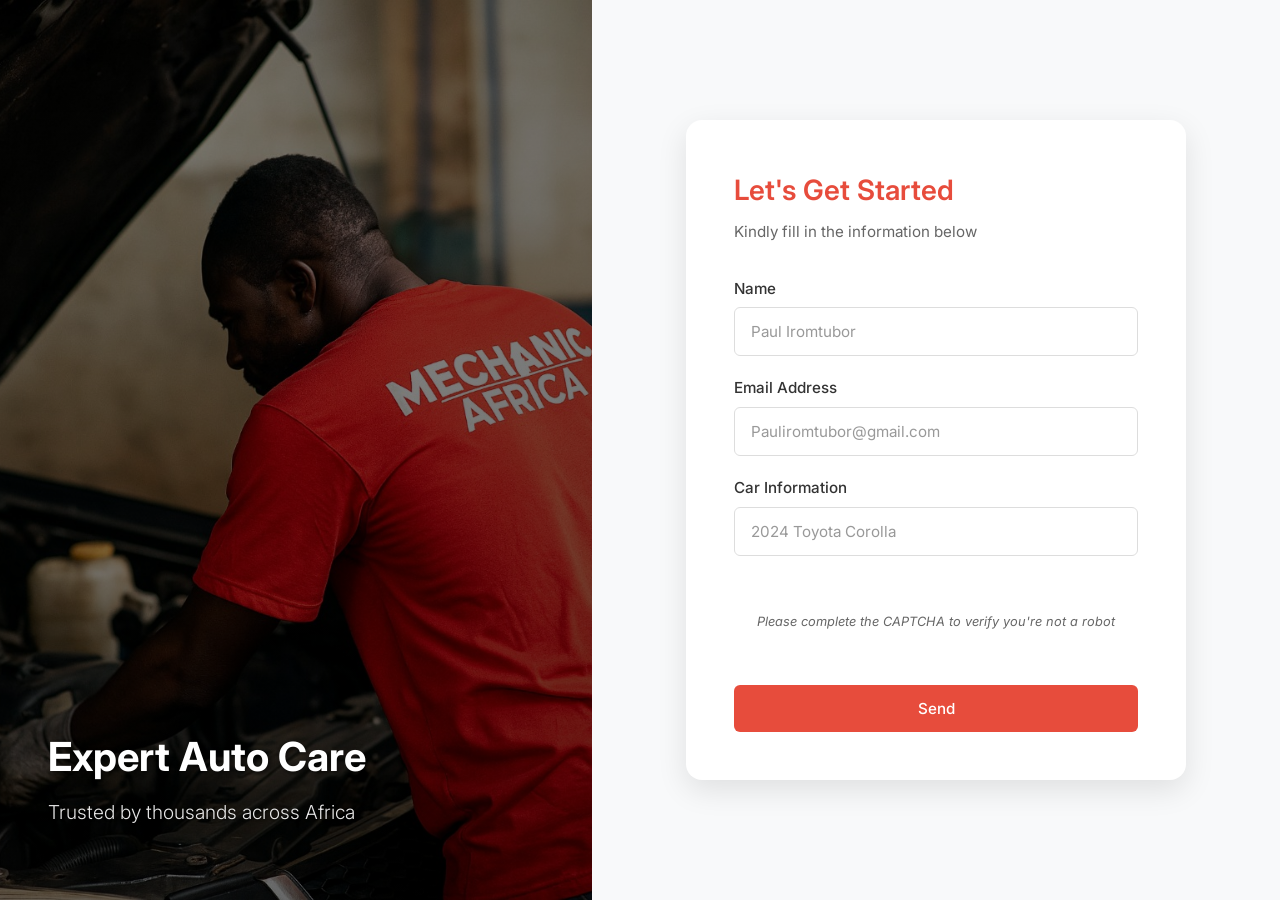
<file: index.html>
<!DOCTYPE html>
<html lang="en">
<head>
    <meta charset="UTF-8">
    <meta name="viewport" content="width=device-width, initial-scale=1.0">
    <title>Mechanic Africa - Professional Auto Services</title>
    <link rel="stylesheet" href="styles.css?v=3">
    <link rel="preconnect" href="https://fonts.googleapis.com">
    <link rel="preconnect" href="https://fonts.gstatic.com" crossorigin>
    <link href="https://fonts.googleapis.com/css2?family=Inter:wght@300;400;500;600;700&display=swap" rel="stylesheet">
    <!-- Google reCAPTCHA -->
    <script src="https://www.google.com/recaptcha/api.js" async defer></script>
</head>
<body>
    <div class="container">
        <!-- Left Side - Image -->
        <div class="image-section">
            <img src="mechanic-africa.jpeg" alt="Mechanic Africa - Professional Auto Services" class="hero-image">
            <div class="image-overlay">
                <div class="overlay-content">
                    <h2>Expert Auto Care</h2>
                    <p>Trusted by thousands across Africa</p>
                </div>
            </div>
        </div>

        <!-- Right Side - Form -->
        <div class="content-section">
            <div class="form-container">
                <h2 class="form-title">Let's Get Started</h2>
                <p class="form-subtitle">Kindly fill in the information below</p>
                
                <form class="contact-form" id="contactForm">
                    <div class="form-group">
                        <label for="name">Name</label>
                        <input type="text" id="name" name="name" placeholder="Paul Iromtubor" required>
                    </div>
                    
                    <div class="form-group">
                        <label for="email">Email Address</label>
                        <input type="email" id="email" name="email" placeholder="Pauliromtubor@gmail.com" required>
                    </div>
                    
                    <div class="form-group">
                        <label for="car">Car Information</label>
                        <input type="text" id="car" name="car" placeholder="2024 Toyota Corolla" required>
                    </div>
                    
                    <!-- reCAPTCHA -->
                    <div class="form-group captcha-group">
                        <div class="g-recaptcha" data-sitekey="6LcXXXXXXXXXXXXXXXXXXXXXXXXXXXXXXXXXXXXX"></div>
                        <div class="captcha-note">
                            <small>Please complete the CAPTCHA to verify you're not a robot</small>
                        </div>
                    </div>
                    
                    <button type="submit" class="submit-btn">Send</button>
                </form>
            </div>
        </div>
    </div>
    <script src="script.js?v=4"></script>
</body>
</html>
</file>
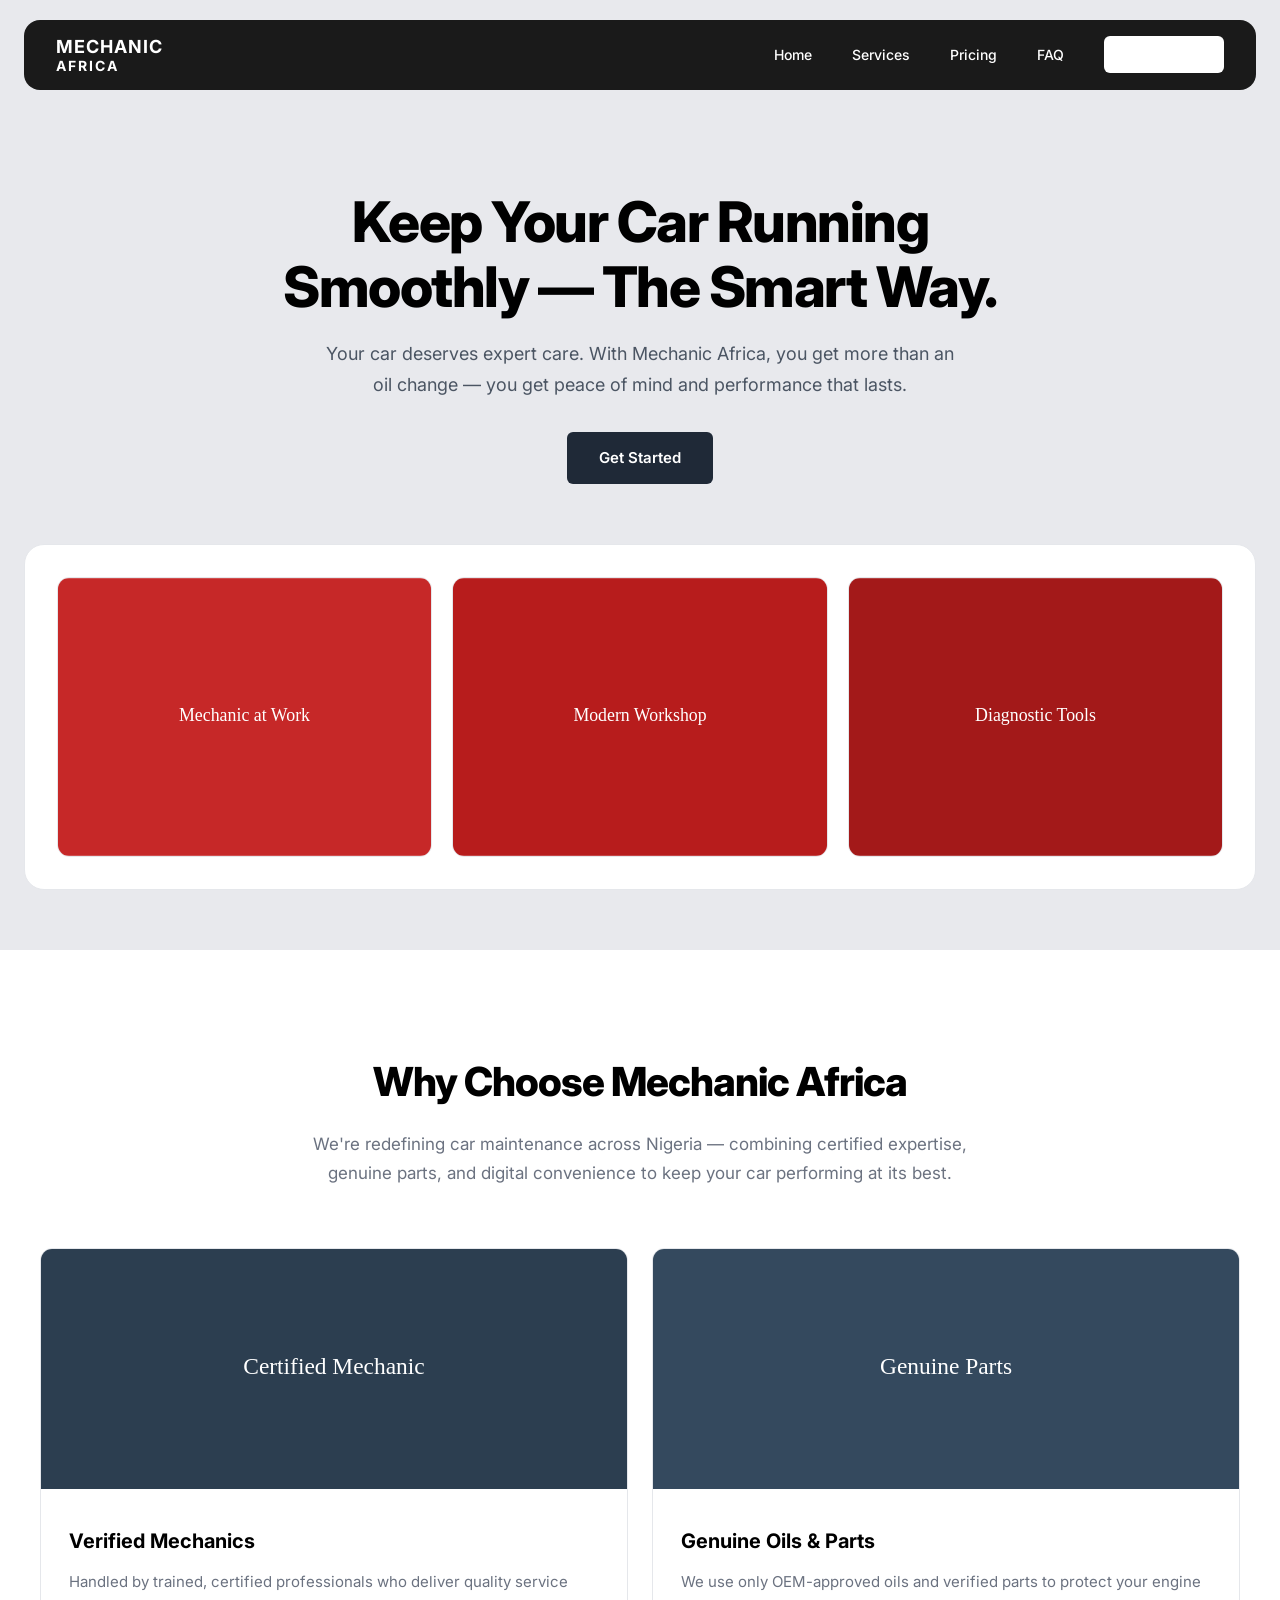
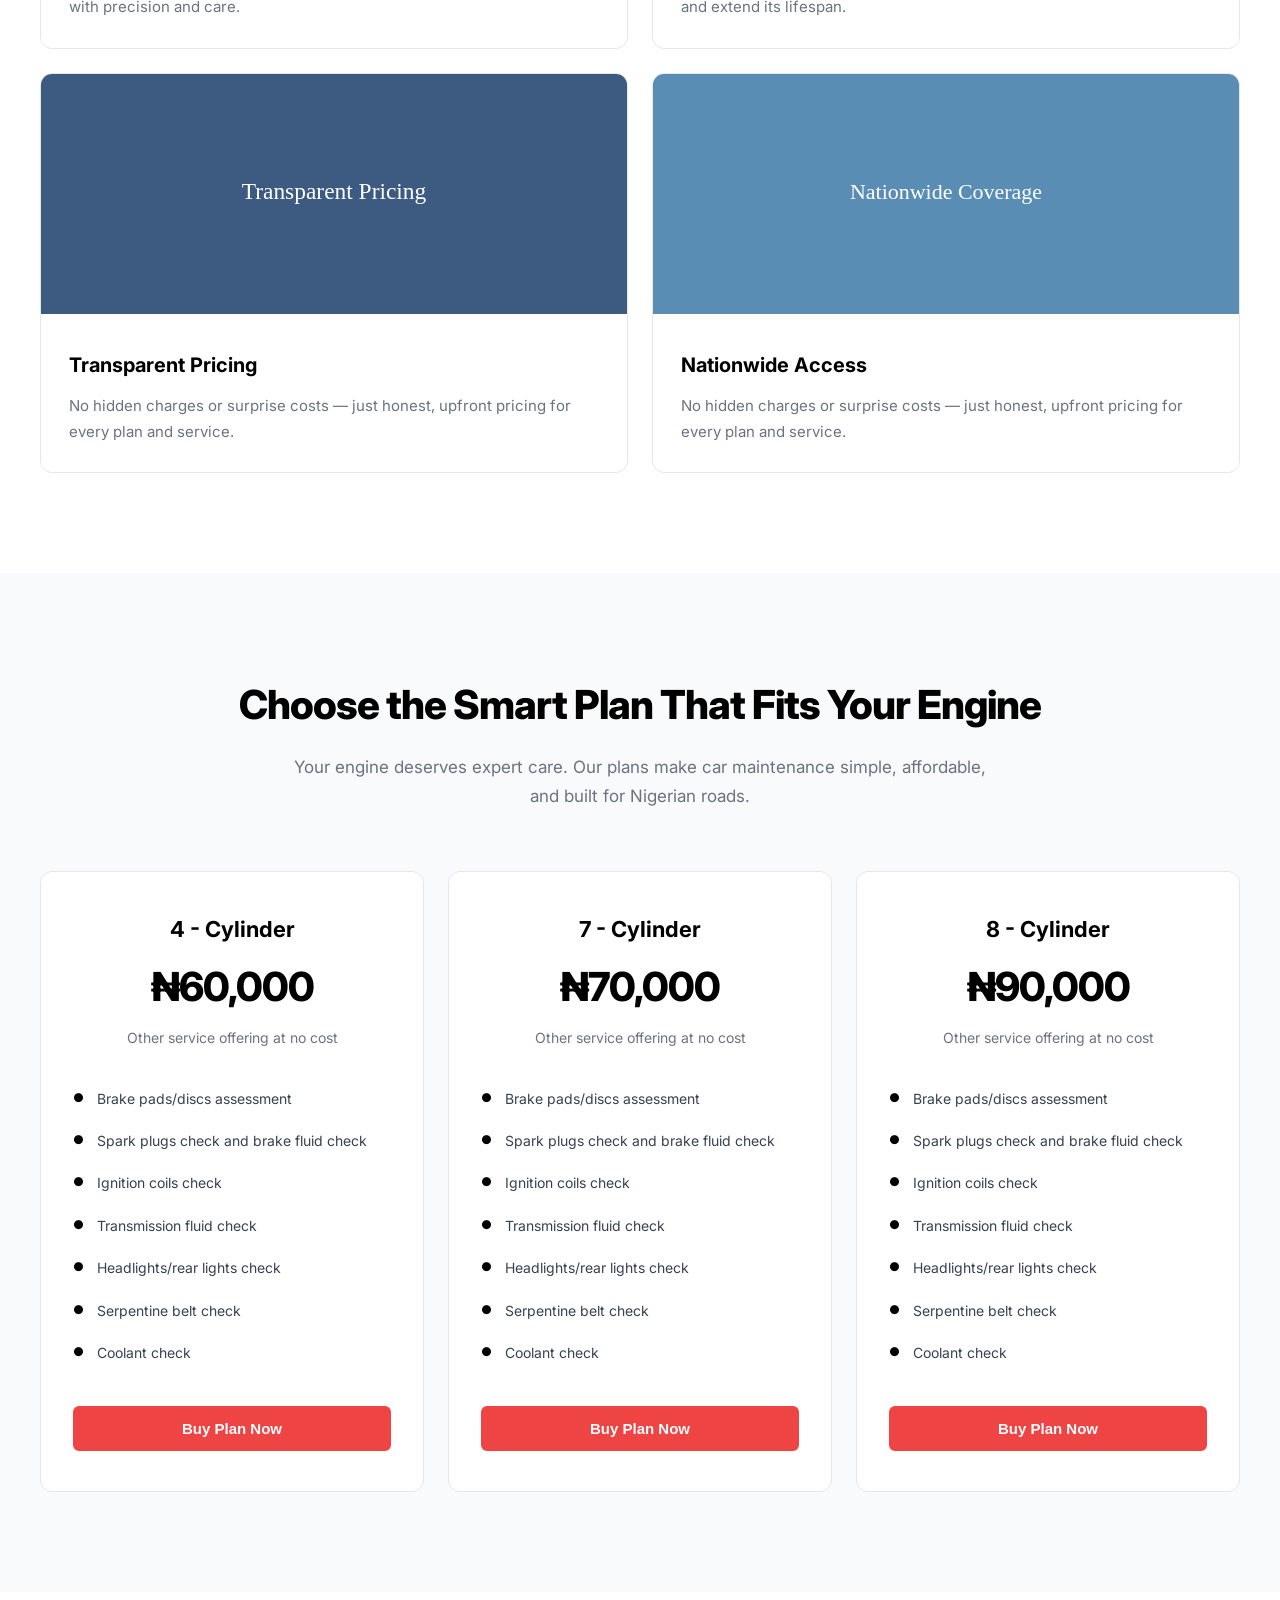
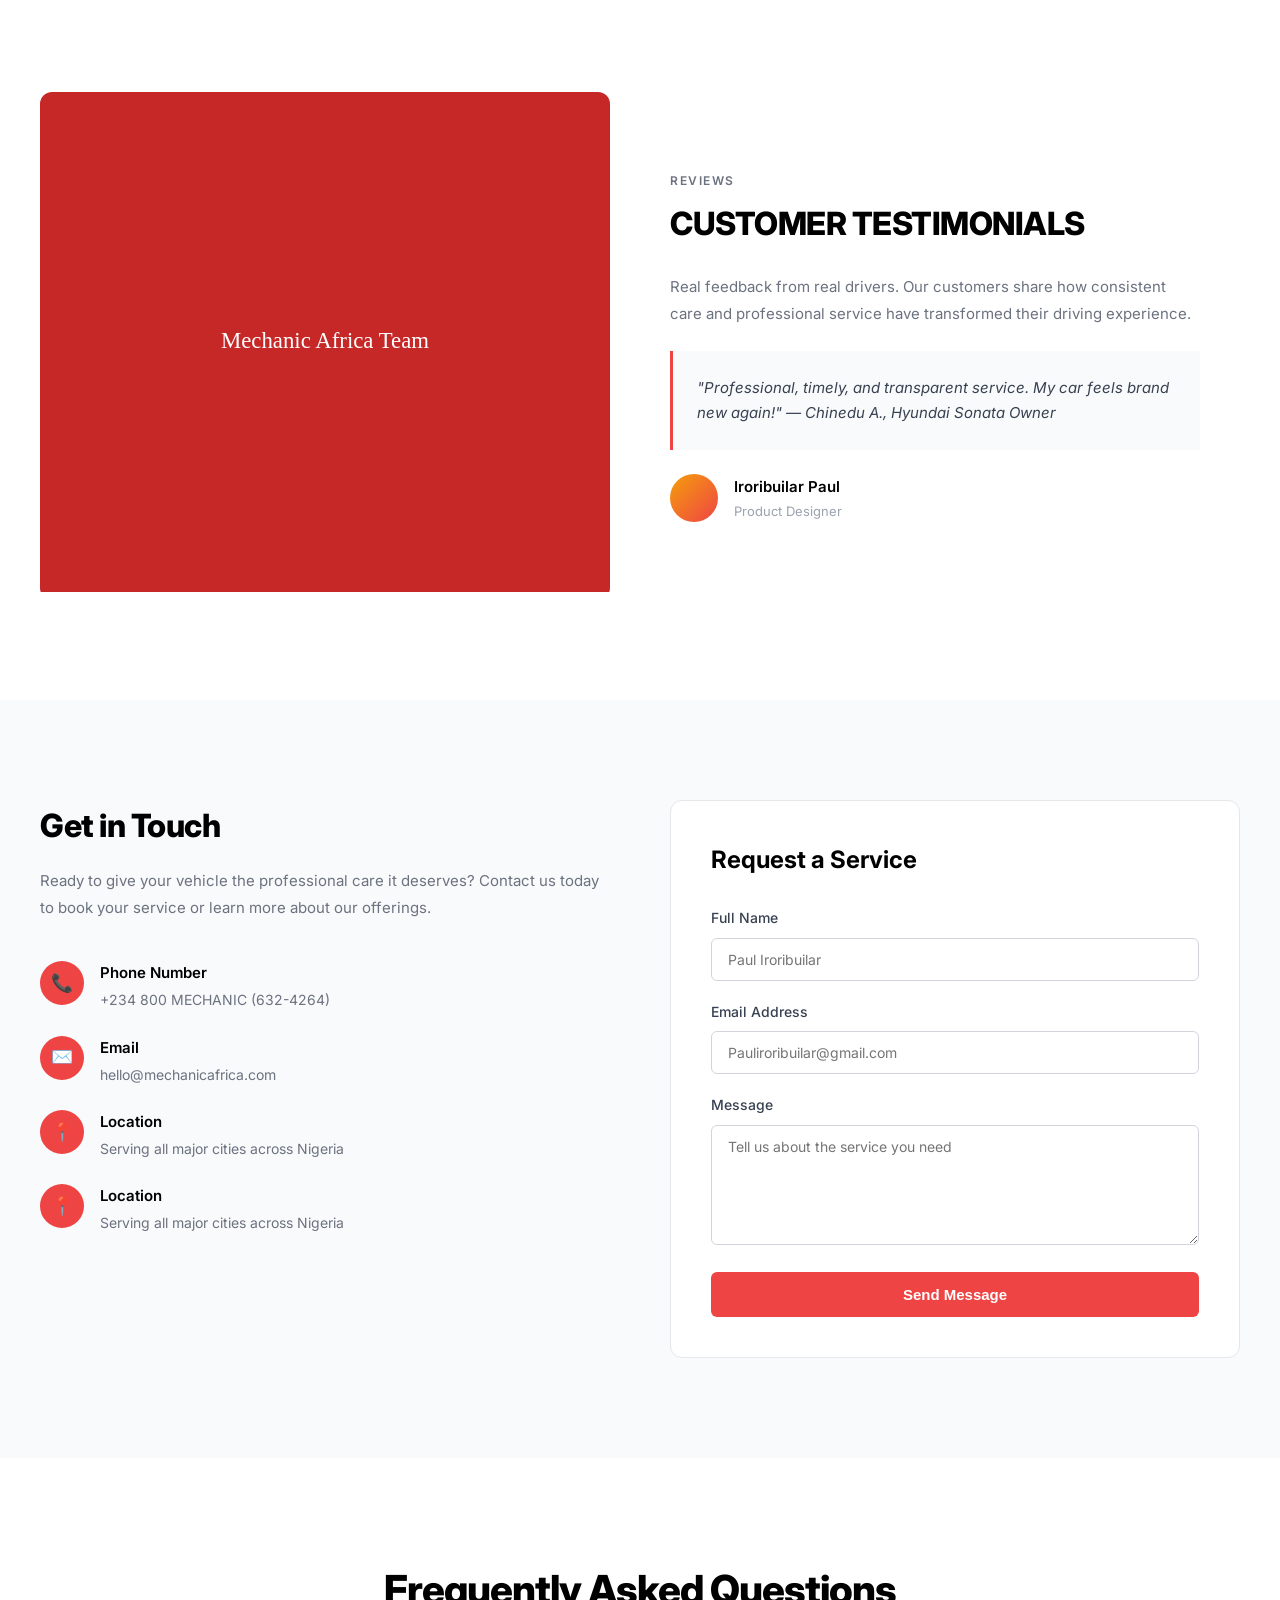
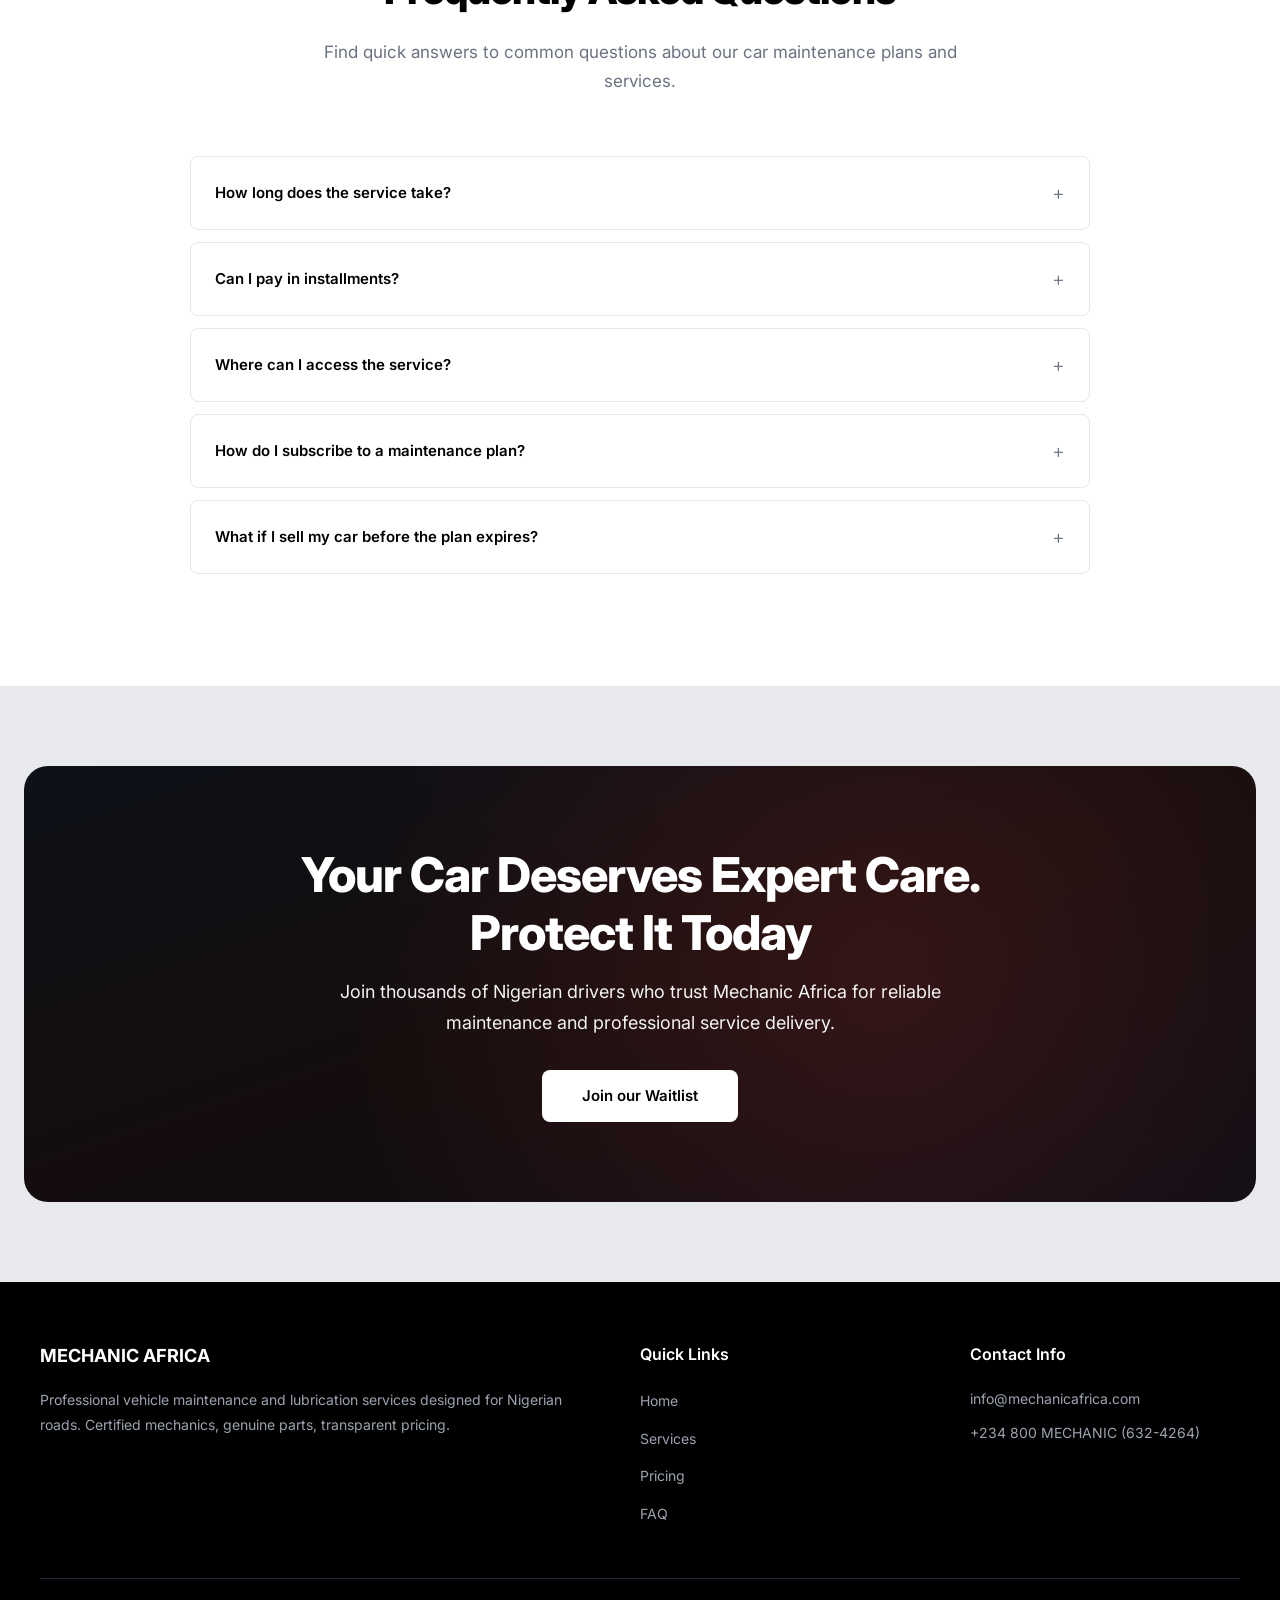
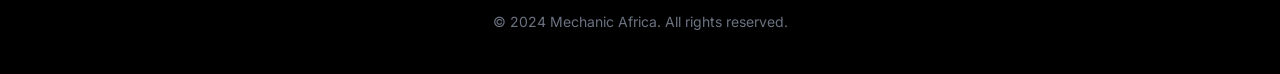
<file: mechanic-africa-v2 (1).html>
<!DOCTYPE html>
<html lang="en">
<head>
    <meta charset="UTF-8">
    <meta name="viewport" content="width=device-width, initial-scale=1.0">
    <title>Mechanic Africa - Professional Vehicle Maintenance Services</title>
    <link rel="preconnect" href="https://fonts.googleapis.com">
    <link rel="preconnect" href="https://fonts.gstatic.com" crossorigin>
    <link href="https://fonts.googleapis.com/css2?family=Inter:wght@400;500;600;700;800&display=swap" rel="stylesheet">
    <style>
        * {
            margin: 0;
            padding: 0;
            box-sizing: border-box;
        }

        body {
            font-family: 'Inter', -apple-system, BlinkMacSystemFont, 'Segoe UI', sans-serif;
            line-height: 1.6;
            color: #1a1a1a;
            background-color: #f5f5f5;
        }

        /* Navigation */
        nav {
            background-color: #E8E9ED;
            padding: 20px 24px;
            position: sticky;
            top: 0;
            z-index: 1000;
        }

        .nav-container {
            max-width: 1280px;
            margin: 0 auto;
            padding: 16px 32px;
            display: flex;
            justify-content: space-between;
            align-items: center;
            background-color: #1a1a1a;
            border-radius: 16px;
        }

        .logo {
            display: flex;
            align-items: center;
            gap: 0;
        }

        .logo-text {
            color: white;
            font-size: 18px;
            font-weight: 700;
            letter-spacing: 0.5px;
            line-height: 1.2;
        }

        .logo-text span {
            display: block;
        }

        .logo-text .top {
            letter-spacing: 1px;
        }

        .logo-text .bottom {
            font-size: 14px;
            letter-spacing: 2px;
        }

        .nav-links {
            display: flex;
            gap: 40px;
            list-style: none;
            align-items: center;
        }

        .nav-links a {
            color: white;
            text-decoration: none;
            font-size: 14px;
            font-weight: 500;
            transition: color 0.2s;
        }

        .nav-links a:hover {
            color: #EF4444;
        }

        .contact-btn {
            background-color: white;
            color: #000000;
            padding: 10px 24px;
            border-radius: 6px;
            text-decoration: none;
            font-size: 14px;
            font-weight: 600;
            transition: all 0.2s;
        }

        .contact-btn:hover {
            background-color: #f5f5f5;
            transform: translateY(-1px);
        }

        /* Hero Section */
        .hero {
            background-color: #E8E9ED;
            padding: 80px 24px 60px;
            text-align: center;
        }

        .hero-content {
            max-width: 800px;
            margin: 0 auto 60px;
        }

        .hero h1 {
            font-size: 56px;
            font-weight: 800;
            color: #000000;
            line-height: 1.15;
            margin-bottom: 20px;
            letter-spacing: -1.5px;
        }

        .hero p {
            font-size: 18px;
            color: #4B5563;
            line-height: 1.7;
            margin-bottom: 32px;
            max-width: 650px;
            margin-left: auto;
            margin-right: auto;
        }

        .cta-button {
            background-color: #1F2937;
            color: white;
            padding: 14px 32px;
            border: none;
            border-radius: 6px;
            font-size: 15px;
            font-weight: 600;
            cursor: pointer;
            transition: all 0.2s;
            display: inline-block;
            text-decoration: none;
        }

        .cta-button:hover {
            background-color: #111827;
            transform: translateY(-2px);
            box-shadow: 0 4px 12px rgba(0,0,0,0.15);
        }

        .hero-images {
            display: grid;
            grid-template-columns: repeat(3, 1fr);
            gap: 20px;
            max-width: 1280px;
            margin: 0 auto;
            padding: 32px;
            background-color: white;
            border-radius: 20px;
            border: 1px solid #E5E7EB;
        }

        .hero-images img {
            width: 100%;
            height: 280px;
            object-fit: cover;
            border-radius: 12px;
            border: 1px solid #E5E7EB;
        }

        /* Why Choose Section */
        .why-choose {
            padding: 100px 24px;
            background-color: #ffffff;
        }

        .container {
            max-width: 1200px;
            margin: 0 auto;
        }

        .section-header {
            text-align: center;
            margin-bottom: 60px;
        }

        .section-header h2 {
            font-size: 40px;
            font-weight: 800;
            color: #000000;
            margin-bottom: 16px;
            letter-spacing: -1px;
        }

        .section-header p {
            font-size: 17px;
            color: #6B7280;
            max-width: 700px;
            margin: 0 auto;
            line-height: 1.7;
        }

        .features-grid {
            display: grid;
            grid-template-columns: repeat(2, 1fr);
            gap: 24px;
        }

        .feature-card {
            background-color: #ffffff;
            border-radius: 12px;
            overflow: hidden;
            border: 1px solid #E5E7EB;
            transition: all 0.3s;
        }

        .feature-card:hover {
            transform: translateY(-4px);
            box-shadow: 0 12px 24px rgba(0,0,0,0.08);
            border-color: #D1D5DB;
        }

        .feature-card img {
            width: 100%;
            height: 240px;
            object-fit: cover;
        }

        .feature-content {
            padding: 28px;
        }

        .feature-content h3 {
            font-size: 20px;
            font-weight: 700;
            color: #000000;
            margin-bottom: 12px;
        }

        .feature-content p {
            color: #6B7280;
            font-size: 15px;
            line-height: 1.7;
        }

        /* Pricing Section */
        .pricing {
            padding: 100px 24px;
            background-color: #F9FAFB;
        }

        .pricing-grid {
            display: grid;
            grid-template-columns: repeat(3, 1fr);
            gap: 24px;
            max-width: 1200px;
            margin: 0 auto;
        }

        .pricing-card {
            background-color: #ffffff;
            border-radius: 12px;
            padding: 40px 32px;
            border: 1px solid #E5E7EB;
            transition: all 0.3s;
        }

        .pricing-card:hover {
            transform: translateY(-4px);
            box-shadow: 0 12px 24px rgba(0,0,0,0.08);
            border-color: #D1D5DB;
        }

        .pricing-card h3 {
            font-size: 22px;
            font-weight: 700;
            color: #000000;
            margin-bottom: 8px;
            text-align: center;
        }

        .price {
            font-size: 40px;
            color: #000000;
            font-weight: 800;
            text-align: center;
            margin-bottom: 8px;
            letter-spacing: -1px;
        }

        .pricing-note {
            text-align: center;
            color: #6B7280;
            margin-bottom: 28px;
            font-size: 14px;
        }

        .features-list {
            list-style: none;
            margin-bottom: 32px;
        }

        .features-list li {
            padding: 10px 0;
            color: #374151;
            font-size: 14px;
            position: relative;
            padding-left: 24px;
        }

        .features-list li:before {
            content: "●";
            position: absolute;
            left: 0;
            color: #000000;
            font-size: 12px;
        }

        .buy-button {
            width: 100%;
            background-color: #EF4444;
            color: white;
            padding: 14px;
            border: none;
            border-radius: 6px;
            font-size: 15px;
            font-weight: 600;
            cursor: pointer;
            transition: all 0.2s;
        }

        .buy-button:hover {
            background-color: #DC2626;
            transform: translateY(-1px);
            box-shadow: 0 4px 12px rgba(239, 68, 68, 0.3);
        }

        /* Testimonials Section */
        .testimonials {
            padding: 100px 24px;
            background-color: #ffffff;
        }

        .testimonials-container {
            display: grid;
            grid-template-columns: 1fr 1fr;
            gap: 60px;
            max-width: 1200px;
            margin: 0 auto;
            align-items: center;
        }

        .testimonial-image {
            width: 100%;
            border-radius: 12px;
            overflow: hidden;
        }

        .testimonial-image img {
            width: 100%;
            height: 500px;
            object-fit: cover;
        }

        .testimonial-content {
            padding-right: 40px;
        }

        .testimonial-header {
            font-size: 12px;
            color: #6B7280;
            margin-bottom: 8px;
            font-weight: 600;
            text-transform: uppercase;
            letter-spacing: 1.5px;
        }

        .testimonial-content h2 {
            font-size: 32px;
            font-weight: 800;
            color: #000000;
            margin-bottom: 24px;
            letter-spacing: -0.5px;
        }

        .testimonial-text {
            color: #6B7280;
            line-height: 1.8;
            margin-bottom: 24px;
            font-size: 15px;
        }

        .testimonial-quote {
            background-color: #F9FAFB;
            padding: 24px;
            border-left: 3px solid #EF4444;
            margin-bottom: 24px;
            font-style: italic;
            color: #374151;
            font-size: 15px;
            line-height: 1.7;
        }

        .testimonial-author {
            display: flex;
            align-items: center;
            gap: 16px;
        }

        .author-avatar {
            width: 48px;
            height: 48px;
            border-radius: 50%;
            background: linear-gradient(135deg, #F59E0B, #EF4444);
        }

        .author-info h4 {
            color: #000000;
            margin-bottom: 2px;
            font-size: 15px;
            font-weight: 600;
        }

        .author-info p {
            color: #9CA3AF;
            font-size: 13px;
        }

        /* Contact Section */
        .contact-section {
            padding: 100px 24px;
            background-color: #F9FAFB;
        }

        .contact-container {
            display: grid;
            grid-template-columns: 1fr 1fr;
            gap: 60px;
            max-width: 1200px;
            margin: 0 auto;
        }

        .contact-info h2 {
            font-size: 32px;
            font-weight: 800;
            color: #000000;
            margin-bottom: 16px;
            letter-spacing: -0.5px;
        }

        .contact-info > p {
            color: #6B7280;
            margin-bottom: 40px;
            line-height: 1.8;
            font-size: 15px;
        }

        .contact-details {
            display: flex;
            flex-direction: column;
            gap: 24px;
        }

        .contact-item {
            display: flex;
            align-items: flex-start;
            gap: 16px;
        }

        .contact-icon {
            width: 44px;
            height: 44px;
            background-color: #EF4444;
            border-radius: 50%;
            display: flex;
            align-items: center;
            justify-content: center;
            color: white;
            font-size: 18px;
            flex-shrink: 0;
        }

        .contact-text h4 {
            color: #000000;
            margin-bottom: 4px;
            font-size: 15px;
            font-weight: 600;
        }

        .contact-text p {
            color: #6B7280;
            margin: 0;
            font-size: 14px;
        }

        .contact-form {
            background-color: #ffffff;
            padding: 40px;
            border-radius: 12px;
            border: 1px solid #E5E7EB;
        }

        .contact-form h3 {
            font-size: 24px;
            font-weight: 700;
            color: #000000;
            margin-bottom: 28px;
        }

        .form-group {
            margin-bottom: 20px;
        }

        .form-group label {
            display: block;
            color: #374151;
            margin-bottom: 8px;
            font-weight: 500;
            font-size: 14px;
        }

        .form-group input,
        .form-group textarea {
            width: 100%;
            padding: 12px 16px;
            border: 1px solid #D1D5DB;
            border-radius: 6px;
            font-size: 14px;
            font-family: inherit;
            transition: all 0.2s;
            background-color: #ffffff;
        }

        .form-group input:focus,
        .form-group textarea:focus {
            outline: none;
            border-color: #EF4444;
            box-shadow: 0 0 0 3px rgba(239, 68, 68, 0.1);
        }

        .form-group textarea {
            min-height: 120px;
            resize: vertical;
        }

        .submit-button {
            width: 100%;
            background-color: #EF4444;
            color: white;
            padding: 14px;
            border: none;
            border-radius: 6px;
            font-size: 15px;
            font-weight: 600;
            cursor: pointer;
            transition: all 0.2s;
        }

        .submit-button:hover {
            background-color: #DC2626;
            transform: translateY(-1px);
            box-shadow: 0 4px 12px rgba(239, 68, 68, 0.3);
        }

        /* FAQ Section */
        .faq {
            padding: 100px 24px;
            background-color: #ffffff;
        }

        .faq-container {
            max-width: 900px;
            margin: 0 auto;
        }

        .faq-item {
            background-color: #ffffff;
            border: 1px solid #E5E7EB;
            border-radius: 8px;
            margin-bottom: 12px;
            overflow: hidden;
            transition: all 0.2s;
        }

        .faq-item:hover {
            border-color: #D1D5DB;
        }

        .faq-question {
            padding: 20px 24px;
            cursor: pointer;
            display: flex;
            justify-content: space-between;
            align-items: center;
            transition: background-color 0.2s;
        }

        .faq-question:hover {
            background-color: #F9FAFB;
        }

        .faq-question h4 {
            color: #000000;
            font-weight: 600;
            font-size: 15px;
        }

        .faq-toggle {
            font-size: 20px;
            color: #6B7280;
            font-weight: 300;
        }

        /* CTA Banner */
        .cta-banner {
            padding: 80px 24px;
            background-color: #E8E9ED;
        }

        .cta-banner-wrapper {
            max-width: 1280px;
            margin: 0 auto;
            background: linear-gradient(rgba(0,0,0,0.5), rgba(0,0,0,0.5)), 
                        url('data:image/svg+xml,<svg xmlns="http://www.w3.org/2000/svg" viewBox="0 0 1200 400"><defs><linearGradient id="grad" x1="0%" y1="0%" x2="100%" y2="100%"><stop offset="0%" style="stop-color:%231a2332;stop-opacity:1" /><stop offset="50%" style="stop-color:%232a1a1a;stop-opacity:1" /><stop offset="100%" style="stop-color:%231a1a2a;stop-opacity:1" /></linearGradient></defs><rect fill="url(%23grad)" width="1200" height="400"/></svg>');
            background-size: cover;
            background-position: center;
            border-radius: 24px;
            padding: 80px 24px;
            text-align: center;
            color: white;
            position: relative;
            overflow: hidden;
        }

        .cta-banner-wrapper::before {
            content: '';
            position: absolute;
            top: 0;
            left: 0;
            right: 0;
            bottom: 0;
            background: radial-gradient(circle at 70% 50%, rgba(239, 68, 68, 0.15) 0%, transparent 60%);
        }

        .cta-banner-content {
            position: relative;
            z-index: 1;
        }

        .cta-banner h2 {
            font-size: 48px;
            font-weight: 800;
            margin-bottom: 16px;
            letter-spacing: -1px;
            line-height: 1.2;
        }

        .cta-banner p {
            font-size: 18px;
            margin-bottom: 32px;
            max-width: 700px;
            margin-left: auto;
            margin-right: auto;
            line-height: 1.7;
            color: rgba(255,255,255,0.95);
        }

        .waitlist-button {
            background-color: white;
            color: #000000;
            padding: 14px 40px;
            border: none;
            border-radius: 8px;
            font-size: 15px;
            font-weight: 600;
            cursor: pointer;
            transition: all 0.2s;
            display: inline-block;
            text-decoration: none;
        }

        .waitlist-button:hover {
            background-color: #f5f5f5;
            transform: translateY(-2px);
            box-shadow: 0 8px 16px rgba(0,0,0,0.2);
        }

        /* Footer */
        footer {
            background-color: #000000;
            color: white;
            padding: 60px 24px 40px;
        }

        .footer-container {
            max-width: 1200px;
            margin: 0 auto;
            display: grid;
            grid-template-columns: 2fr 1fr 1fr;
            gap: 60px;
            margin-bottom: 40px;
        }

        .footer-about h3 {
            margin-bottom: 16px;
            font-size: 18px;
            font-weight: 700;
        }

        .footer-about p {
            color: #9CA3AF;
            line-height: 1.8;
            font-size: 14px;
        }

        .footer-links h4 {
            margin-bottom: 20px;
            font-size: 16px;
            font-weight: 600;
        }

        .footer-links ul {
            list-style: none;
        }

        .footer-links ul li {
            margin-bottom: 12px;
        }

        .footer-links a {
            color: #9CA3AF;
            text-decoration: none;
            transition: color 0.2s;
            font-size: 14px;
        }

        .footer-links a:hover {
            color: white;
        }

        .footer-contact h4 {
            margin-bottom: 20px;
            font-size: 16px;
            font-weight: 600;
        }

        .footer-contact p {
            color: #9CA3AF;
            margin-bottom: 12px;
            font-size: 14px;
        }

        .footer-contact a {
            color: #9CA3AF;
            text-decoration: none;
            transition: color 0.2s;
        }

        .footer-contact a:hover {
            color: white;
        }

        .footer-bottom {
            max-width: 1200px;
            margin: 0 auto;
            padding-top: 32px;
            border-top: 1px solid #1F2937;
            text-align: center;
            color: #6B7280;
            font-size: 14px;
        }

        /* Responsive Design */
        @media (max-width: 1024px) {
            .hero h1 {
                font-size: 44px;
            }

            .hero-images {
                grid-template-columns: 1fr;
            }

            .features-grid {
                grid-template-columns: 1fr;
            }

            .pricing-grid {
                grid-template-columns: 1fr;
            }

            .testimonials-container {
                grid-template-columns: 1fr;
            }

            .contact-container {
                grid-template-columns: 1fr;
            }

            .footer-container {
                grid-template-columns: 1fr;
                gap: 40px;
            }
        }

        @media (max-width: 768px) {
            .nav-links {
                display: none;
            }

            .hero h1 {
                font-size: 36px;
            }

            .hero p {
                font-size: 16px;
            }

            .section-header h2 {
                font-size: 32px;
            }

            .cta-banner h2 {
                font-size: 36px;
            }

            .testimonial-content {
                padding-right: 0;
            }
        }
    </style>
</head>
<body>
    <!-- Navigation -->
    <nav>
        <div class="nav-container">
            <div class="logo">
                <span class="logo-text">
                    <span class="top">MECHANIC</span>
                    <span class="bottom">AFRICA</span>
                </span>
            </div>
            <ul class="nav-links">
                <li><a href="#home">Home</a></li>
                <li><a href="#services">Services</a></li>
                <li><a href="#pricing">Pricing</a></li>
                <li><a href="#faq">FAQ</a></li>
                <li><a href="#contact" class="contact-btn">Contact us</a></li>
            </ul>
        </div>
    </nav>

    <!-- Hero Section -->
    <section id="home" class="hero">
        <div class="hero-content">
            <h1>Keep Your Car Running Smoothly — The Smart Way.</h1>
            <p>Your car deserves expert care. With Mechanic Africa, you get more than an oil change — you get peace of mind and performance that lasts.</p>
            <a href="#pricing" class="cta-button">Get Started</a>
        </div>
        <div class="hero-images">
            <img src="data:image/svg+xml,%3Csvg xmlns='http://www.w3.org/2000/svg' viewBox='0 0 400 280'%3E%3Crect fill='%23c62828' width='400' height='280'/%3E%3Ctext x='50%25' y='50%25' dominant-baseline='middle' text-anchor='middle' fill='white' font-size='18' font-family='Inter'%3EMechanic at Work%3C/text%3E%3C/svg%3E" alt="Professional mechanic working on vehicle">
            <img src="data:image/svg+xml,%3Csvg xmlns='http://www.w3.org/2000/svg' viewBox='0 0 400 280'%3E%3Crect fill='%23b71c1c' width='400' height='280'/%3E%3Ctext x='50%25' y='50%25' dominant-baseline='middle' text-anchor='middle' fill='white' font-size='18' font-family='Inter'%3EModern Workshop%3C/text%3E%3C/svg%3E" alt="Modern automotive workshop">
            <img src="data:image/svg+xml,%3Csvg xmlns='http://www.w3.org/2000/svg' viewBox='0 0 400 280'%3E%3Crect fill='%23a31919' width='400' height='280'/%3E%3Ctext x='50%25' y='50%25' dominant-baseline='middle' text-anchor='middle' fill='white' font-size='18' font-family='Inter'%3EDiagnostic Tools%3C/text%3E%3C/svg%3E" alt="Advanced diagnostic equipment">
        </div>
    </section>

    <!-- Why Choose Section -->
    <section id="services" class="why-choose">
        <div class="container">
            <div class="section-header">
                <h2>Why Choose Mechanic Africa</h2>
                <p>We're redefining car maintenance across Nigeria — combining certified expertise, genuine parts, and digital convenience to keep your car performing at its best.</p>
            </div>
            <div class="features-grid">
                <div class="feature-card">
                    <img src="data:image/svg+xml,%3Csvg xmlns='http://www.w3.org/2000/svg' viewBox='0 0 400 240'%3E%3Crect fill='%232c3e50' width='400' height='240'/%3E%3Ctext x='50%25' y='50%25' dominant-baseline='middle' text-anchor='middle' fill='white' font-size='16' font-family='Inter'%3ECertified Mechanic%3C/text%3E%3C/svg%3E" alt="Verified Mechanics">
                    <div class="feature-content">
                        <h3>Verified Mechanics</h3>
                        <p>Handled by trained, certified professionals who deliver quality service with precision and care.</p>
                    </div>
                </div>
                <div class="feature-card">
                    <img src="data:image/svg+xml,%3Csvg xmlns='http://www.w3.org/2000/svg' viewBox='0 0 400 240'%3E%3Crect fill='%2334495e' width='400' height='240'/%3E%3Ctext x='50%25' y='50%25' dominant-baseline='middle' text-anchor='middle' fill='white' font-size='16' font-family='Inter'%3EGenuine Parts%3C/text%3E%3C/svg%3E" alt="Genuine Oils & Parts">
                    <div class="feature-content">
                        <h3>Genuine Oils & Parts</h3>
                        <p>We use only OEM-approved oils and verified parts to protect your engine and extend its lifespan.</p>
                    </div>
                </div>
                <div class="feature-card">
                    <img src="data:image/svg+xml,%3Csvg xmlns='http://www.w3.org/2000/svg' viewBox='0 0 400 240'%3E%3Crect fill='%233d5a80' width='400' height='240'/%3E%3Ctext x='50%25' y='50%25' dominant-baseline='middle' text-anchor='middle' fill='white' font-size='16' font-family='Inter'%3ETransparent Pricing%3C/text%3E%3C/svg%3E" alt="Transparent Pricing">
                    <div class="feature-content">
                        <h3>Transparent Pricing</h3>
                        <p>No hidden charges or surprise costs — just honest, upfront pricing for every plan and service.</p>
                    </div>
                </div>
                <div class="feature-card">
                    <img src="data:image/svg+xml,%3Csvg xmlns='http://www.w3.org/2000/svg' viewBox='0 0 400 240'%3E%3Crect fill='%235a8db3' width='400' height='240'/%3E%3Ctext x='50%25' y='50%25' dominant-baseline='middle' text-anchor='middle' fill='white' font-size='15' font-family='Inter'%3ENationwide Coverage%3C/text%3E%3C/svg%3E" alt="Nationwide Access">
                    <div class="feature-content">
                        <h3>Nationwide Access</h3>
                        <p>No hidden charges or surprise costs — just honest, upfront pricing for every plan and service.</p>
                    </div>
                </div>
            </div>
        </div>
    </section>

    <!-- Pricing Section -->
    <section id="pricing" class="pricing">
        <div class="container">
            <div class="section-header">
                <h2>Choose the Smart Plan That Fits Your Engine</h2>
                <p>Your engine deserves expert care. Our plans make car maintenance simple, affordable, and built for Nigerian roads.</p>
            </div>
            <div class="pricing-grid">
                <div class="pricing-card">
                    <h3>4 - Cylinder</h3>
                    <div class="price">₦60,000</div>
                    <p class="pricing-note">Other service offering at no cost</p>
                    <ul class="features-list">
                        <li>Brake pads/discs assessment</li>
                        <li>Spark plugs check and brake fluid check</li>
                        <li>Ignition coils check</li>
                        <li>Transmission fluid check</li>
                        <li>Headlights/rear lights check</li>
                        <li>Serpentine belt check</li>
                        <li>Coolant check</li>
                    </ul>
                    <button class="buy-button">Buy Plan Now</button>
                </div>
                <div class="pricing-card">
                    <h3>7 - Cylinder</h3>
                    <div class="price">₦70,000</div>
                    <p class="pricing-note">Other service offering at no cost</p>
                    <ul class="features-list">
                        <li>Brake pads/discs assessment</li>
                        <li>Spark plugs check and brake fluid check</li>
                        <li>Ignition coils check</li>
                        <li>Transmission fluid check</li>
                        <li>Headlights/rear lights check</li>
                        <li>Serpentine belt check</li>
                        <li>Coolant check</li>
                    </ul>
                    <button class="buy-button">Buy Plan Now</button>
                </div>
                <div class="pricing-card">
                    <h3>8 - Cylinder</h3>
                    <div class="price">₦90,000</div>
                    <p class="pricing-note">Other service offering at no cost</p>
                    <ul class="features-list">
                        <li>Brake pads/discs assessment</li>
                        <li>Spark plugs check and brake fluid check</li>
                        <li>Ignition coils check</li>
                        <li>Transmission fluid check</li>
                        <li>Headlights/rear lights check</li>
                        <li>Serpentine belt check</li>
                        <li>Coolant check</li>
                    </ul>
                    <button class="buy-button">Buy Plan Now</button>
                </div>
            </div>
        </div>
    </section>

    <!-- Testimonials Section -->
    <section class="testimonials">
        <div class="testimonials-container">
            <div class="testimonial-image">
                <img src="data:image/svg+xml,%3Csvg xmlns='http://www.w3.org/2000/svg' viewBox='0 0 400 500'%3E%3Crect fill='%23c62828' width='400' height='500'/%3E%3Ctext x='50%25' y='50%25' dominant-baseline='middle' text-anchor='middle' fill='white' font-size='16' font-family='Inter'%3EMechanic Africa Team%3C/text%3E%3C/svg%3E" alt="Mechanic Africa Workshop">
            </div>
            <div class="testimonial-content">
                <div class="testimonial-header">Reviews</div>
                <h2>CUSTOMER TESTIMONIALS</h2>
                <p class="testimonial-text">Real feedback from real drivers. Our customers share how consistent care and professional service have transformed their driving experience.</p>
                <div class="testimonial-quote">
                    "Professional, timely, and transparent service. My car feels brand new again!" — Chinedu A., Hyundai Sonata Owner
                </div>
                <div class="testimonial-author">
                    <div class="author-avatar"></div>
                    <div class="author-info">
                        <h4>Iroribuilar Paul</h4>
                        <p>Product Designer</p>
                    </div>
                </div>
            </div>
        </div>
    </section>

    <!-- Contact Section -->
    <section id="contact" class="contact-section">
        <div class="contact-container">
            <div class="contact-info">
                <h2>Get in Touch</h2>
                <p>Ready to give your vehicle the professional care it deserves? Contact us today to book your service or learn more about our offerings.</p>
                <div class="contact-details">
                    <div class="contact-item">
                        <div class="contact-icon">📞</div>
                        <div class="contact-text">
                            <h4>Phone Number</h4>
                            <p>+234 800 MECHANIC (632-4264)</p>
                        </div>
                    </div>
                    <div class="contact-item">
                        <div class="contact-icon">✉️</div>
                        <div class="contact-text">
                            <h4>Email</h4>
                            <p>hello@mechanicafrica.com</p>
                        </div>
                    </div>
                    <div class="contact-item">
                        <div class="contact-icon">📍</div>
                        <div class="contact-text">
                            <h4>Location</h4>
                            <p>Serving all major cities across Nigeria</p>
                        </div>
                    </div>
                    <div class="contact-item">
                        <div class="contact-icon">📍</div>
                        <div class="contact-text">
                            <h4>Location</h4>
                            <p>Serving all major cities across Nigeria</p>
                        </div>
                    </div>
                </div>
            </div>
            <div class="contact-form">
                <h3>Request a Service</h3>
                <form>
                    <div class="form-group">
                        <label>Full Name</label>
                        <input type="text" placeholder="Paul Iroribuilar">
                    </div>
                    <div class="form-group">
                        <label>Email Address</label>
                        <input type="email" placeholder="Pauliroribuilar@gmail.com">
                    </div>
                    <div class="form-group">
                        <label>Message</label>
                        <textarea placeholder="Tell us about the service you need"></textarea>
                    </div>
                    <button type="submit" class="submit-button">Send Message</button>
                </form>
            </div>
        </div>
    </section>

    <!-- FAQ Section -->
    <section id="faq" class="faq">
        <div class="container">
            <div class="section-header">
                <h2>Frequently Asked Questions</h2>
                <p>Find quick answers to common questions about our car maintenance plans and services.</p>
            </div>
            <div class="faq-container">
                <div class="faq-item">
                    <div class="faq-question">
                        <h4>How long does the service take?</h4>
                        <span class="faq-toggle">+</span>
                    </div>
                </div>
                <div class="faq-item">
                    <div class="faq-question">
                        <h4>Can I pay in installments?</h4>
                        <span class="faq-toggle">+</span>
                    </div>
                </div>
                <div class="faq-item">
                    <div class="faq-question">
                        <h4>Where can I access the service?</h4>
                        <span class="faq-toggle">+</span>
                    </div>
                </div>
                <div class="faq-item">
                    <div class="faq-question">
                        <h4>How do I subscribe to a maintenance plan?</h4>
                        <span class="faq-toggle">+</span>
                    </div>
                </div>
                <div class="faq-item">
                    <div class="faq-question">
                        <h4>What if I sell my car before the plan expires?</h4>
                        <span class="faq-toggle">+</span>
                    </div>
                </div>
            </div>
        </div>
    </section>

    <!-- CTA Banner -->
    <section class="cta-banner">
        <div class="cta-banner-wrapper">
            <div class="cta-banner-content">
                <h2>Your Car Deserves Expert Care.<br>Protect It Today</h2>
                <p>Join thousands of Nigerian drivers who trust Mechanic Africa for reliable maintenance and professional service delivery.</p>
                <a href="#" class="waitlist-button">Join our Waitlist</a>
            </div>
        </div>
    </section>

    <!-- Footer -->
    <footer>
        <div class="footer-container">
            <div class="footer-about">
                <h3>MECHANIC AFRICA</h3>
                <p>Professional vehicle maintenance and lubrication services designed for Nigerian roads. Certified mechanics, genuine parts, transparent pricing.</p>
            </div>
            <div class="footer-links">
                <h4>Quick Links</h4>
                <ul>
                    <li><a href="#home">Home</a></li>
                    <li><a href="#services">Services</a></li>
                    <li><a href="#pricing">Pricing</a></li>
                    <li><a href="#faq">FAQ</a></li>
                </ul>
            </div>
            <div class="footer-contact">
                <h4>Contact Info</h4>
                <p><a href="mailto:info@mechanicafrica.com">info@mechanicafrica.com</a></p>
                <p>+234 800 MECHANIC (632-4264)</p>
            </div>
        </div>
        <div class="footer-bottom">
            <p>© 2024 Mechanic Africa. All rights reserved.</p>
        </div>
    </footer>

    <script>
        // FAQ Toggle functionality
        document.querySelectorAll('.faq-question').forEach(item => {
            item.addEventListener('click', () => {
                const toggle = item.querySelector('.faq-toggle');
                toggle.textContent = toggle.textContent === '+' ? '−' : '+';
            });
        });

        // Smooth scrolling for anchor links
        document.querySelectorAll('a[href^="#"]').forEach(anchor => {
            anchor.addEventListener('click', function (e) {
                e.preventDefault();
                const target = document.querySelector(this.getAttribute('href'));
                if (target) {
                    target.scrollIntoView({
                        behavior: 'smooth',
                        block: 'start'
                    });
                }
            });
        });

        // Form submission handler
        document.querySelector('.contact-form form').addEventListener('submit', function(e) {
            e.preventDefault();
            alert('Thank you for your message! We will get back to you soon.');
            this.reset();
        });

        // Buy button handlers
        document.querySelectorAll('.buy-button').forEach(button => {
            button.addEventListener('click', function() {
                alert('Thank you for your interest! Our team will contact you shortly to complete your purchase.');
            });
        });
    </script>
</body>
</html>
</file>
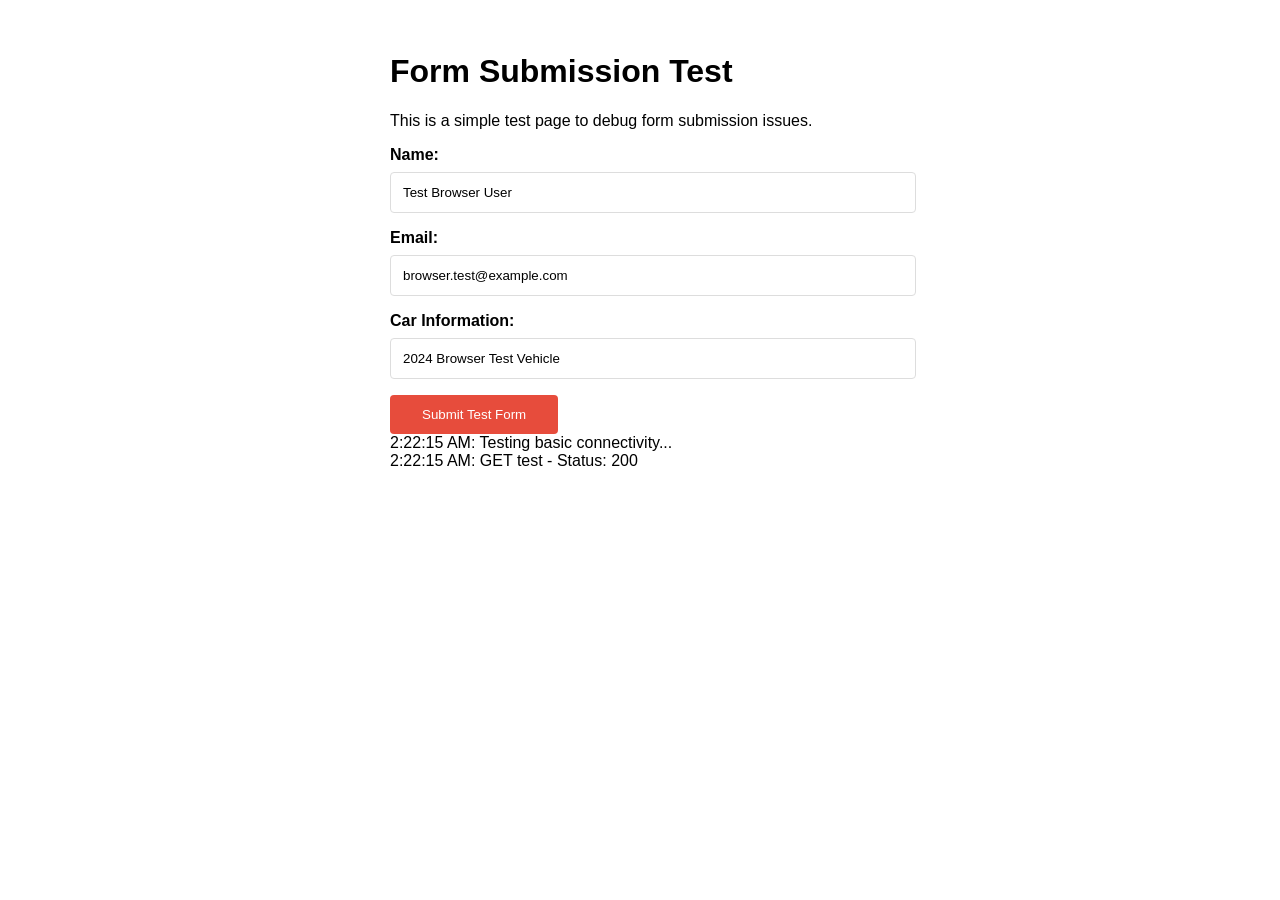
<file: test-form.html>
<!DOCTYPE html>
<html lang="en">
<head>
    <meta charset="UTF-8">
    <meta name="viewport" content="width=device-width, initial-scale=1.0">
    <title>Form Test - Mechanic Africa</title>
    <style>
        body { font-family: Arial, sans-serif; padding: 2rem; max-width: 500px; margin: 0 auto; }
        .form-group { margin-bottom: 1rem; }
        label { display: block; margin-bottom: 0.5rem; font-weight: bold; }
        input { width: 100%; padding: 0.75rem; border: 1px solid #ddd; border-radius: 4px; }
        button { background: #e74c3c; color: white; padding: 0.75rem 2rem; border: none; border-radius: 4px; cursor: pointer; }
        .result { margin-top: 1rem; padding: 1rem; border-radius: 4px; }
        .success { background: #d4edda; color: #155724; border: 1px solid #c3e6cb; }
        .error { background: #f8d7da; color: #721c24; border: 1px solid #f5c6cb; }
    </style>
</head>
<body>
    <h1>Form Submission Test</h1>
    <p>This is a simple test page to debug form submission issues.</p>
    
    <form id="testForm">
        <div class="form-group">
            <label for="name">Name:</label>
            <input type="text" id="name" name="name" value="Test Browser User" required>
        </div>
        
        <div class="form-group">
            <label for="email">Email:</label>
            <input type="email" id="email" name="email" value="browser.test@example.com" required>
        </div>
        
        <div class="form-group">
            <label for="car">Car Information:</label>
            <input type="text" id="car" name="car" value="2024 Browser Test Vehicle" required>
        </div>
        
        <button type="submit">Submit Test Form</button>
    </form>
    
    <div id="result"></div>
    <div id="logs"></div>
    
    <script>
        const form = document.getElementById('testForm');
        const resultDiv = document.getElementById('result');
        const logsDiv = document.getElementById('logs');
        
        function log(message) {
            console.log(message);
            logsDiv.innerHTML += '<div>' + new Date().toLocaleTimeString() + ': ' + message + '</div>';
        }
        
        form.addEventListener('submit', function(e) {
            e.preventDefault();
            
            log('Form submission started');
            resultDiv.innerHTML = '';
            
            const formData = new FormData(this);
            const data = {
                name: formData.get('name'),
                email: formData.get('email'),
                car: formData.get('car')
            };
            
            log('Form data: ' + JSON.stringify(data));
            
            // Test with FormData
            log('Sending with FormData...');
            fetch('submit-form.php', {
                method: 'POST',
                body: formData
            })
            .then(response => {
                log('Response status: ' + response.status);
                log('Response ok: ' + response.ok);
                return response.text();
            })
            .then(text => {
                log('Raw response: ' + text);
                try {
                    const data = JSON.parse(text);
                    log('Parsed JSON: ' + JSON.stringify(data));
                    
                    if (data.success) {
                        resultDiv.innerHTML = '<div class="result success">SUCCESS: ' + data.message + '</div>';
                    } else {
                        resultDiv.innerHTML = '<div class="result error">ERROR: ' + data.message + '</div>';
                    }
                } catch (e) {
                    log('JSON parse error: ' + e.message);
                    resultDiv.innerHTML = '<div class="result error">Failed to parse response: ' + text + '</div>';
                }
            })
            .catch(error => {
                log('Fetch error: ' + error.message);
                resultDiv.innerHTML = '<div class="result error">Network error: ' + error.message + '</div>';
            });
        });
        
        // Test basic connectivity
        log('Testing basic connectivity...');
        fetch('submit-form.php', { method: 'GET' })
            .then(response => log('GET test - Status: ' + response.status))
            .catch(error => log('GET test failed: ' + error.message));
    </script>
</body>
</html>
</file>
<file: styles.css>
/* Reset and Base Styles */
* {
    margin: 0;
    padding: 0;
    box-sizing: border-box;
}

body {
    font-family: 'Inter', sans-serif;
    line-height: 1.6;
    color: #333;
    background-color: #f8f9fa;
}

/* Container Layout */
.container {
    display: flex;
    height: 100vh;
    max-width: 1400px;
    margin: 0 auto;
    background: white;
    box-shadow: 0 0 20px rgba(0, 0, 0, 0.1);
}

/* Left Side - Image Section */
.image-section {
    flex: 1;
    position: relative;
    height: 100vh;
    overflow: hidden;
}

.hero-image {
    width: 100%;
    height: 100%;
    object-fit: cover;
    display: block;
}

.image-overlay {
    position: absolute;
    top: 0;
    left: 0;
    right: 0;
    bottom: 0;
    background: linear-gradient(
        135deg,
        rgba(0, 0, 0, 0.4) 0%,
        rgba(0, 0, 0, 0.6) 100%
    );
    display: flex;
    align-items: flex-end;
    padding: 3rem;
}

.overlay-content {
    color: white;
}

.overlay-content h2 {
    font-size: 2.5rem;
    font-weight: 700;
    margin-bottom: 0.5rem;
    text-shadow: 2px 2px 4px rgba(0, 0, 0, 0.5);
}

.overlay-content p {
    font-size: 1.2rem;
    font-weight: 300;
    opacity: 0.9;
    text-shadow: 1px 1px 2px rgba(0, 0, 0, 0.5);
    margin-bottom: 1.5rem;
}

.pricing-link {
    display: inline-block;
    background: white;
    color: #e74c3c;
    padding: 12px 24px;
    border-radius: 6px;
    text-decoration: none;
    font-weight: 600;
    font-size: 1rem;
    transition: all 0.3s ease;
    box-shadow: 0 4px 10px rgba(0, 0, 0, 0.3);
}

.pricing-link:hover {
    background: #e74c3c;
    color: white;
    transform: translateY(-2px);
    box-shadow: 0 6px 15px rgba(0, 0, 0, 0.4);
}

/* Right Side - Form Section */
.content-section {
    flex: 1;
    display: flex;
    align-items: center;
    justify-content: center;
    padding: 2rem 3rem;
    background: #f8f9fa;
}

.form-container {
    width: 100%;
    max-width: 500px;
    background: white;
    padding: 3rem;
    border-radius: 16px;
    box-shadow: 0 10px 30px rgba(0, 0, 0, 0.1);
}

.form-title {
    font-size: 1.75rem;
    font-weight: 600;
    color: #e74c3c;
    margin-bottom: 0.5rem;
    text-align: left;
}

.form-subtitle {
    font-size: 0.95rem;
    color: #666;
    margin-bottom: 2rem;
    text-align: left;
    font-weight: 400;
}

.contact-form {
    display: flex;
    flex-direction: column;
    gap: 1.25rem;
}

.form-group {
    display: flex;
    flex-direction: column;
}

.form-group label {
    font-size: 0.95rem;
    font-weight: 500;
    color: #333;
    margin-bottom: 0.4rem;
}

.form-group input {
    padding: 0.875rem 1rem;
    border: 1px solid #ddd;
    border-radius: 6px;
    font-size: 0.95rem;
    font-family: 'Inter', sans-serif;
    transition: border-color 0.3s ease, box-shadow 0.3s ease;
    background: white;
    color: #333;
}

.form-group select {
    padding: 0.875rem 1rem;
    border: 1px solid #ddd;
    border-radius: 6px;
    font-size: 0.95rem;
    font-family: 'Inter', sans-serif;
    transition: border-color 0.3s ease, box-shadow 0.3s ease;
    background: white;
    color: #333;
    cursor: pointer;
    appearance: none;
    background-image: url("data:image/svg+xml,%3Csvg xmlns='http://www.w3.org/2000/svg' width='12' height='12' viewBox='0 0 12 12'%3E%3Cpath fill='%23333' d='M6 9L1 4h10z'/%3E%3C/svg%3E");
    background-repeat: no-repeat;
    background-position: right 1rem center;
    padding-right: 2.5rem;
}

.form-group input:focus,
.form-group select:focus {
    outline: none;
    border-color: #e74c3c;
    box-shadow: 0 0 0 2px rgba(231, 76, 60, 0.1);
    background: white;
}

.form-group input::placeholder {
    color: #999;
    font-style: normal;
    font-weight: 400;
}

.submit-btn {
    padding: 0.875rem 2rem;
    background: #e74c3c;
    color: white;
    border: none;
    border-radius: 6px;
    font-size: 0.95rem;
    font-weight: 500;
    font-family: 'Inter', sans-serif;
    cursor: pointer;
    transition: all 0.3s ease;
    margin-top: 0.5rem;
    text-transform: none;
}

.submit-btn:hover {
    background: #c0392b;
    transform: translateY(-1px);
    box-shadow: 0 4px 12px rgba(231, 76, 60, 0.25);
}

.submit-btn:active {
    transform: translateY(0);
    box-shadow: 0 2px 6px rgba(231, 76, 60, 0.3);
}

/* CAPTCHA Styles */
.captcha-group {
    margin: 1.5rem 0 !important;
    text-align: center;
}

.g-recaptcha {
    display: inline-block;
    margin-bottom: 0.5rem;
}

.captcha-note {
    text-align: center;
}

.captcha-note small {
    color: #666;
    font-size: 0.8rem;
    font-style: italic;
}

/* CAPTCHA Error State */
.captcha-error {
    border: 2px solid #e74c3c !important;
    border-radius: 6px;
    padding: 0.5rem;
    animation: shake 0.5s ease-in-out;
}

@keyframes shake {
    0%, 100% { transform: translateX(0); }
    25% { transform: translateX(-5px); }
    75% { transform: translateX(5px); }
}

/* Responsive Design */
@media (max-width: 1024px) {
    .container {
        flex-direction: column;
        height: auto;
        min-height: 100vh;
    }
    
    .image-section {
        height: 50vh;
        flex: none;
    }
    
    .content-section {
        padding: 2rem;
        min-height: 50vh;
    }
    
    .form-container {
        padding: 2rem;
        max-width: 450px;
    }
    
    .form-title {
        font-size: 1.6rem;
    }
    
    .overlay-content h2 {
        font-size: 2rem;
    }
}

@media (max-width: 768px) {
    .content-section {
        padding: 1.5rem;
    }
    
    .form-container {
        padding: 1.5rem;
        margin: 0;
        max-width: 100%;
    }
    
    .form-title {
        font-size: 1.5rem;
    }
    
    .form-subtitle {
        font-size: 0.9rem;
    }
    
    .form-group label {
        font-size: 0.9rem;
    }
    
    .form-group input {
        padding: 0.75rem;
        font-size: 0.9rem;
    }
    
    .submit-btn {
        padding: 0.75rem 1.5rem;
        font-size: 0.9rem;
    }
    
    .overlay-content {
        padding: 2rem;
        text-align: center;
    }
    
    .overlay-content h2 {
        font-size: 1.8rem;
    }
    
    .overlay-content p {
        font-size: 1rem;
    }
}

@media (max-width: 480px) {
    .image-section {
        height: 40vh;
    }
    
    .content-section {
        padding: 1rem;
        min-height: 60vh;
    }
    
    .form-container {
        padding: 1.25rem;
    }
    
    .form-title {
        font-size: 1.4rem;
    }
    
    .form-subtitle {
        font-size: 0.85rem;
        margin-bottom: 1.5rem;
    }
    
    .contact-form {
        gap: 1rem;
    }
    
    .form-group input {
        padding: 0.7rem;
    }
    
    .submit-btn {
        padding: 0.7rem 1.5rem;
        margin-top: 0.25rem;
    }
    
    /* Mobile CAPTCHA adjustments */
    .captcha-group {
        margin: 1rem 0 !important;
    }
    
    .g-recaptcha {
        transform: scale(0.9);
        transform-origin: 0 0;
    }
    
    .captcha-note small {
        font-size: 0.75rem;
    }
}

/* Animation for smooth scrolling */
html {
    scroll-behavior: smooth;
}

/* Loading animation for images */
.hero-image {
    animation: fadeIn 1s ease-in-out;
}

@keyframes fadeIn {
    from {
        opacity: 0;
    }
    to {
        opacity: 1;
    }
}

/* Focus styles for accessibility */
.submit-btn:focus,
.form-group input:focus {
    outline: 2px solid #e74c3c;
    outline-offset: 2px;
}

/* Loading state for form */
.submit-btn:disabled {
    background: #bdc3c7;
    cursor: not-allowed;
    transform: none;
}

.submit-btn:disabled:hover {
    background: #bdc3c7;
    transform: none;
    box-shadow: none;
}

/* Thank You Message Styles */
.thank-you-container {
    text-align: center;
    padding: 2rem 0;
}

.thank-you-icon {
    font-size: 4rem;
    margin-bottom: 1rem;
    animation: bounceIn 0.8s ease;
}

.thank-you-title {
    font-size: 1.75rem;
    font-weight: 600;
    color: #27ae60;
    margin-bottom: 1rem;
}

.thank-you-message {
    font-size: 1rem;
    color: #666;
    line-height: 1.6;
    margin-bottom: 2rem;
    max-width: 400px;
    margin-left: auto;
    margin-right: auto;
}

.new-submission-btn {
    padding: 0.875rem 2rem;
    background: #e74c3c;
    color: white;
    border: none;
    border-radius: 6px;
    font-size: 0.95rem;
    font-weight: 500;
    font-family: 'Inter', sans-serif;
    cursor: pointer;
    transition: all 0.3s ease;
}

.new-submission-btn:hover {
    background: #c0392b;
    transform: translateY(-1px);
    box-shadow: 0 4px 12px rgba(231, 76, 60, 0.25);
}

/* Message Container Styles */
.message-container {
    margin-bottom: 1rem;
}

.message {
    padding: 1rem;
    border-radius: 6px;
    font-size: 0.9rem;
    font-weight: 500;
    animation: slideDown 0.3s ease;
}

.message.error {
    background: #fee;
    color: #e74c3c;
    border: 1px solid #fcc;
}

.message.success {
    background: #efe;
    color: #27ae60;
    border: 1px solid #cfc;
}

/* Field Error Styles */
.field-error {
    color: #e74c3c !important;
    font-size: 0.8rem !important;
    margin-top: 0.25rem !important;
    animation: fadeIn 0.3s ease !important;
}

/* Form Field Error States */
.form-group input.error {
    border-color: #e74c3c !important;
    box-shadow: 0 0 0 2px rgba(231, 76, 60, 0.2) !important;
}

/* Animations */
@keyframes bounceIn {
    0% {
        transform: scale(0.3);
        opacity: 0;
    }
    50% {
        transform: scale(1.05);
    }
    70% {
        transform: scale(0.9);
    }
    100% {
        transform: scale(1);
        opacity: 1;
    }
}

@keyframes slideDown {
    from {
        transform: translateY(-10px);
        opacity: 0;
    }
    to {
        transform: translateY(0);
        opacity: 1;
    }
}

@keyframes fadeIn {
    from {
        opacity: 0;
    }
    to {
        opacity: 1;
    }
}
</file>
